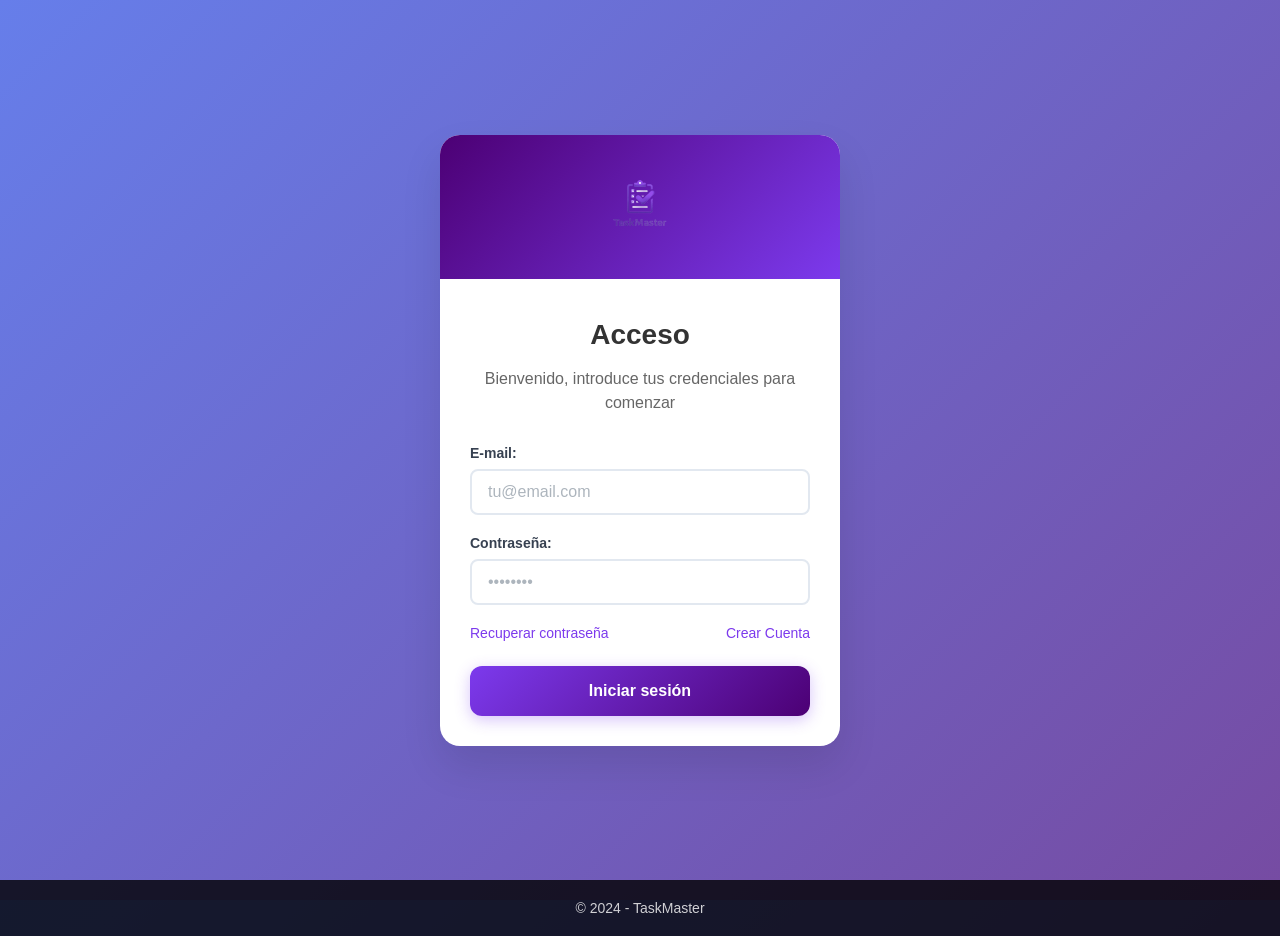
<file: taskMaster/src/html/index.html>
<!DOCTYPE html>
<html lang="en">
<head>
    <meta charset="UTF-8">
    <meta name="viewport" content="width=device-width, initial-scale=1.0">
    <title>TaskMaster</title>
    <meta name="description" content="TaskMaster es una herramienta digital que te ayuda a organizar,
    planificar y controlar todas las tareas y actividades necesarias para llevar a cabo un proyecto
    de manera eficiente">
    <meta name="keywords" content="Gestion, proyectos, TaskMaster">
    <link rel="shortcut icon" href="../../img/logonew.png">
    <link rel="stylesheet" href="../css/style.css">
</head>
<body>
    <div class="login-container">
        <div class="login-card">
            <div class="logo-section">
                <a href="HTML/login.html">
                    <img class="logo" src="../../img/name-logonew.png" alt="TaskMaster Logo">
                </a>
            </div>
            <div class="login-content">
                <h1 class="login-title">Acceso</h1>
                <p class="login-subtitle">Bienvenido, introduce tus credenciales para comenzar</p>
                <form class="login-form">
                    <div class="form-group">
                        <label class="form-label" for="email">E-mail:</label>
                        <input class="form-input" type="email" id="email" name="email" required placeholder="tu@email.com">
                    </div>
                    <div class="form-group">
                        <label class="form-label" for="password">Contraseña:</label>
                        <input class="form-input" type="password" id="password" name="password" required placeholder="••••••••">
                    </div>
                    <div class="form-links">
                        <a href="#" id="recover" class="link">Recuperar contraseña</a>
                        <a href="#" id="create" class="link">Crear Cuenta</a>
                    </div>
                    <button type="submit" id="login" class="btn-login">Iniciar sesión</button>
                </form>
            </div>
        </div>
    </div>

    <footer class="footer">
        <p>&copy; 2024 - TaskMaster</p>
    </footer>
    <script src="../js/index.js"></script>
</body>
</html>
</file>
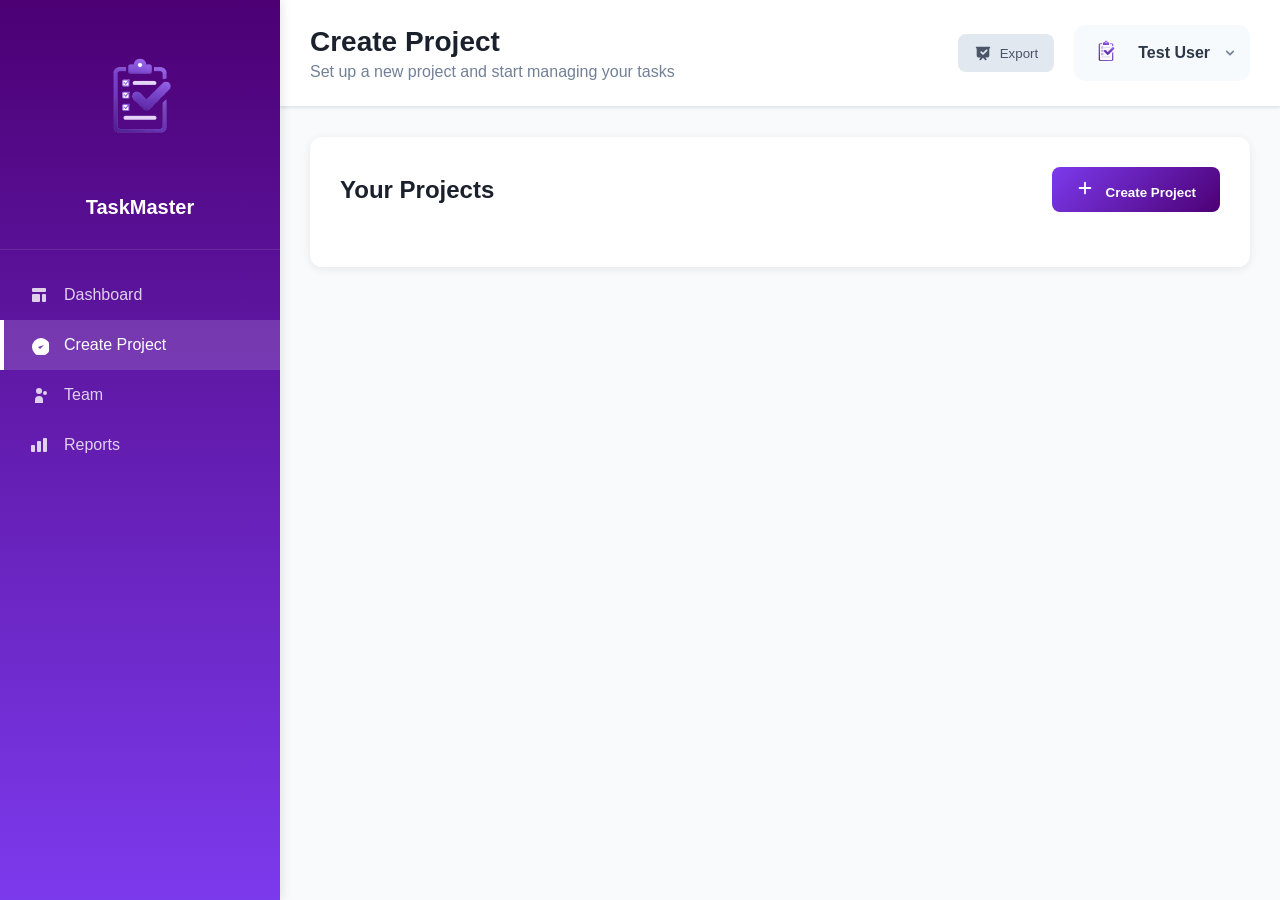
<file: taskMaster/src/html/create-project.html>
<!DOCTYPE html>
<html lang="en">
<head>
    <meta charset="UTF-8">
    <meta name="viewport" content="width=device-width, initial-scale=1.0">
    <link rel="stylesheet" href="../css/style.css">
    <link rel="shortcut icon" href="../../img/logonew.png">
    <title>TaskMaster - Create Project</title>
</head>
<body class="dashboard-body">
    <div class="dashboard-container">
        <!-- Sidebar -->
        <aside class="dashboard-sidebar">
            <div class="sidebar-header">
                <img src="../../img/logonew.png" alt="TaskMaster Logo" class="sidebar-logo">
                <h1 class="sidebar-title">TaskMaster</h1>
            </div>
            <nav class="sidebar-nav">
                <a href="account.html" class="nav-link">
                    <svg class="nav-icon" fill="currentColor" viewBox="0 0 20 20">
                        <path d="M3 4a1 1 0 011-1h12a1 1 0 011 1v2a1 1 0 01-1 1H4a1 1 0 01-1-1V4zM3 10a1 1 0 011-1h6a1 1 0 011 1v6a1 1 0 01-1 1H4a1 1 0 01-1-1v-6zM14 9a1 1 0 00-1 1v6a1 1 0 001 1h2a1 1 0 001-1v-6a1 1 0 00-1-1h-2z"></path>
                    </svg>
                    Dashboard
                </a>
                <a href="create-project.html" class="nav-link active">
                    <svg class="nav-icon" fill="currentColor" viewBox="0 0 20 20">
                        <path d="M9 12l2 2 4-4m6 2a9 9 0 11-18 0 9 9 0 0118 0z"></path>
                    </svg>
                    Create Project
                </a>
                <a href="#" class="nav-link">
                    <svg class="nav-icon" fill="currentColor" viewBox="0 0 20 20">
                        <path d="M13 6a3 3 0 11-6 0 3 3 0 016 0zM18 8a2 2 0 11-4 0 2 2 0 014 0zM14 15a4 4 0 00-8 0v3h8v-3z"></path>
                    </svg>
                    Team
                </a>
                <a href="#" class="nav-link">
                    <svg class="nav-icon" fill="currentColor" viewBox="0 0 20 20">
                        <path d="M2 11a1 1 0 011-1h2a1 1 0 011 1v5a1 1 0 01-1 1H3a1 1 0 01-1-1v-5zM8 7a1 1 0 011-1h2a1 1 0 011 1v9a1 1 0 01-1 1H9a1 1 0 01-1-1V7zM14 4a1 1 0 011-1h2a1 1 0 011 1v12a1 1 0 01-1 1h-2a1 1 0 01-1-1V4z"></path>
                    </svg>
                    Reports
                </a>
            </nav>
        </aside>

        <!-- Main Content -->
        <main class="dashboard-main">
            <!-- Header -->
            <header class="dashboard-header">
                <div class="header-left">
                    <h1 class="page-title">Create Project</h1>
                    <p class="page-subtitle">Set up a new project and start managing your tasks</p>
                </div>
                <div class="header-right">
                    <button class="btn-secondary">
                        <svg class="btn-icon" fill="currentColor" viewBox="0 0 20 20">
                            <path fill-rule="evenodd" d="M3 3a1 1 0 000 2v8a2 2 0 002 2h2.586l-1.293 1.293a1 1 0 101.414 1.414L10 15.414l2.293 2.293a1 1 0 001.414-1.414L12.414 15H15a2 2 0 002-2V5a1 1 0 100-2H3zm11.707 4.707a1 1 0 00-1.414-1.414L10 9.586 8.707 8.293a1 1 0 00-1.414 1.414l2 2a1 1 0 001.414 0l4-4z" clip-rule="evenodd"></path>
                        </svg>
                        Export
                    </button>
                    <div class="user-profile">
                        <img src="../../img/logonew.png" alt="User Avatar" class="user-avatar">
                        <span class="user-name" id="userName">Test User</span>
                        <svg class="dropdown-icon" fill="currentColor" viewBox="0 0 20 20">
                            <path fill-rule="evenodd" d="M5.293 7.293a1 1 0 011.414 0L10 10.586l3.293-3.293a1 1 0 111.414 1.414l-4 4a1 1 0 01-1.414 0l-4-4a1 1 0 010-1.414z" clip-rule="evenodd"></path>
                        </svg>
                    </div>
                </div>
            </header>

            <!-- Content -->
            <div class="dashboard-content">
                <!-- Projects Section -->
                <div class="projects-section">
                    <div class="section-header">
                        <h2 class="section-title">Your Projects</h2>
                        <button id="openModal" class="btn-primary">
                            <svg class="btn-icon" fill="currentColor" viewBox="0 0 20 20" style="margin-right: 8px;">
                                <path fill-rule="evenodd" d="M10 3a1 1 0 011 1v5h5a1 1 0 110 2h-5v5a1 1 0 11-2 0v-5H4a1 1 0 110-2h5V4a1 1 0 011-1z" clip-rule="evenodd"></path>
                            </svg>
                            Create Project
                        </button>
                    </div>

                    <!-- Projects Grid -->
                    <div class="projects-grid">
                        <div id="projectCard" class="project-card-modern" style="display: none;">
                            <div class="project-header">
                                <h3 class="project-title">Sample Project</h3>
                                <div style="display: flex; gap: 8px;">
                                    <button class="btn-action btn-edit" style="padding: 6px 12px; font-size: 12px;">
                                        <svg width="14" height="14" fill="currentColor" viewBox="0 0 20 20">
                                            <path d="M13.586 3.586a2 2 0 112.828 2.828l-.793.793-2.828-2.828.793-.793zM11.379 5.793L3 14.172V17h2.828l8.38-8.379-2.83-2.828z"></path>
                                        </svg>
                                        Edit
                                    </button>
                                    <button class="btn-action btn-delete" style="padding: 6px 12px; font-size: 12px;">
                                        <svg width="14" height="14" fill="currentColor" viewBox="0 0 20 20">
                                            <path fill-rule="evenodd" d="M9 2a1 1 0 00-.894.553L7.382 4H4a1 1 0 000 2v10a2 2 0 002 2h8a2 2 0 002-2V6a1 1 0 100-2h-3.382l-.724-1.447A1 1 0 0011 2H9zM7 8a1 1 0 012 0v6a1 1 0 11-2 0V8zm5-1a1 1 0 00-1 1v6a1 1 0 102 0V8a1 1 0 00-1-1z" clip-rule="evenodd"></path>
                                        </svg>
                                        Delete
                                    </button>
                                    <span class="project-status status-active">Active</span>
                                </div>
                            </div>
                            <p class="project-description">This is a sample project description to demonstrate the modern card layout.</p>
                            <div class="project-meta">
                                <div class="project-date">Start: <span id="startDate">2024-01-01</span></div>
                                <div class="project-progress">
                                    <div class="progress-bar">
                                        <div class="progress-fill" style="width: 65%"></div>
                                    </div>
                                    <span class="progress-text">65%</span>
                                </div>
                            </div>
                        </div>
                    </div>
                </div>
            </div>
        </main>
    </div>

    <!-- Modal Overlay -->
    <div id="overlay" class="modal-overlay">
        <div class="modal-container">
            <div class="modal-content">
                <div class="modal-header">
                    <h2 class="modal-title">Create New Project</h2>
                    <button id="closeModal" class="modal-close">
                        <svg width="24" height="24" fill="currentColor" viewBox="0 0 20 20">
                            <path fill-rule="evenodd" d="M4.293 4.293a1 1 0 011.414 0L10 8.586l4.293-4.293a1 1 0 111.414 1.414L11.414 10l4.293 4.293a1 1 0 01-1.414 1.414L10 11.414l-4.293 4.293a1 1 0 01-1.414-1.414L8.586 10 4.293 5.707a1 1 0 010-1.414z" clip-rule="evenodd"></path>
                        </svg>
                    </button>
                </div>

                <form class="modal-form">
                    <div class="form-row">
                        <div class="form-group">
                            <label class="form-label">Project Name *</label>
                            <input id="nameProyect" type="text" class="form-input" placeholder="Enter project name" required>
                        </div>
                    </div>

                    <div class="form-row">
                        <div class="form-group">
                            <label class="form-label">Description</label>
                            <textarea id="description" class="form-textarea" placeholder="Enter project description" rows="3"></textarea>
                        </div>
                    </div>

                    <div class="form-row">
                        <div class="form-group">
                            <label class="form-label">Start Date</label>
                            <input id="dateStart" type="date" class="form-input">
                        </div>
                        <div class="form-group">
                            <label class="form-label">Due Date</label>
                            <input id="dateEnd" type="date" class="form-input">
                        </div>
                    </div>

                    <div class="form-row">
                        <div class="form-group">
                            <label class="form-label">Budget</label>
                            <input id="budget" type="number" class="form-input" placeholder="Enter budget amount" min="0" step="0.01">
                        </div>
                        <div class="form-group">
                            <label class="form-label">Assigned To</label>
                            <input id="assign" type="text" class="form-input" placeholder="Assign to team member">
                        </div>
                    </div>

                    <div class="modal-actions">
                        <button type="button" id="cancelar" class="btn-secondary">Cancel</button>
                        <button type="button" id="crear" class="btn-primary">Create Project</button>
                    </div>
                </form>
            </div>
        </div>
    </div>

    <script src="../js/create-project.js"></script>
</body>
</html>
</file>
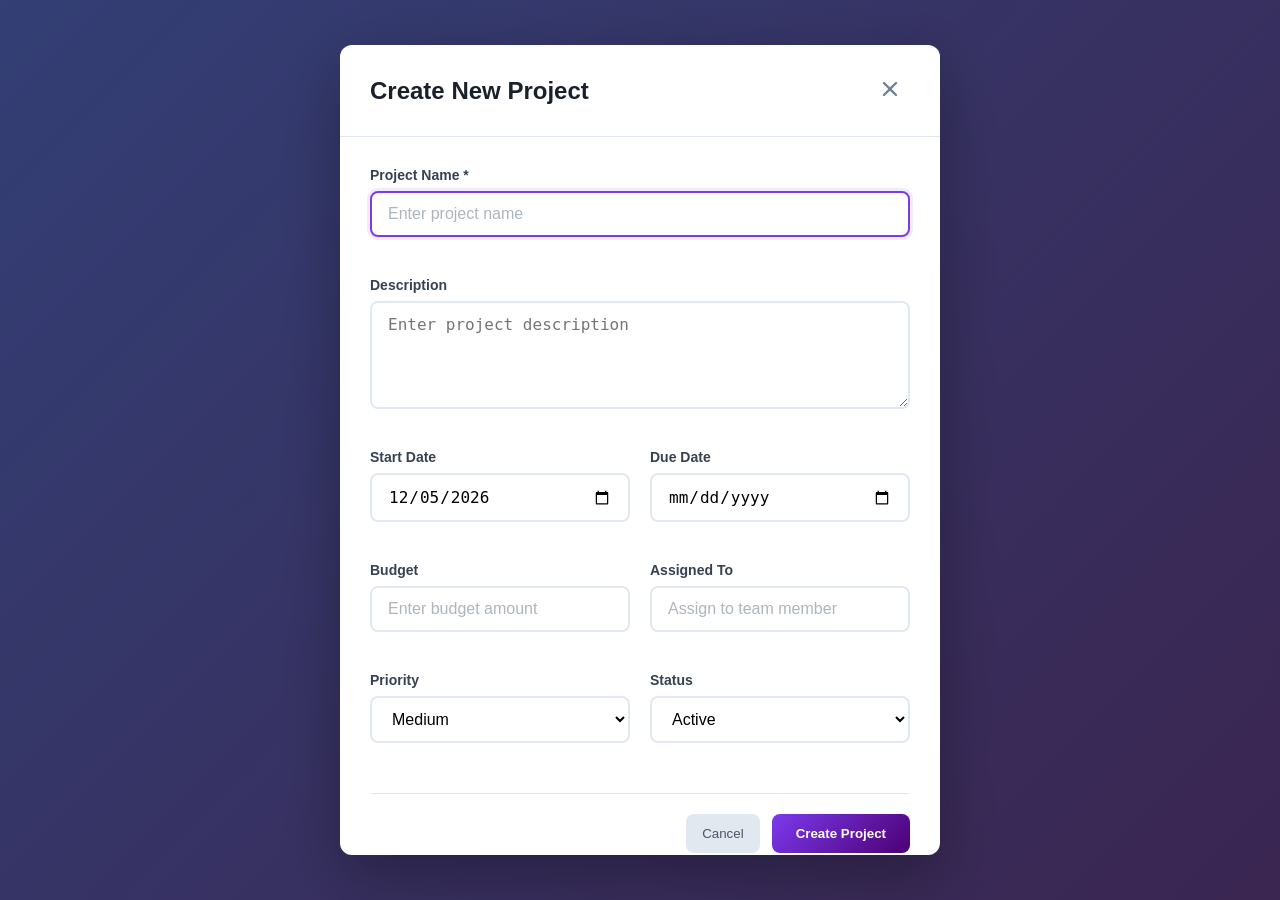
<file: taskMaster/src/html/moduleHomework.html>
<!DOCTYPE html>
<html lang="en">
<head>
    <meta charset="UTF-8">
    <meta name="viewport" content="width=device-width, initial-scale=1.0">
    <link rel="stylesheet" href="../css/style.css">
    <link rel="shortcut icon" href="../../img/logonew.png">
    <title>TaskMaster - Create Project</title>
</head>
<body class="dashboard-body">
    <!-- Modal Overlay -->
    <div id="overlay" class="modal-overlay show">
        <div class="modal-container">
            <div class="modal-content">
                <div class="modal-header">
                    <h2 class="modal-title">Create New Project</h2>
                    <button id="closeModal" class="modal-close">
                        <svg width="24" height="24" fill="currentColor" viewBox="0 0 20 20">
                            <path fill-rule="evenodd" d="M4.293 4.293a1 1 0 011.414 0L10 8.586l4.293-4.293a1 1 0 111.414 1.414L11.414 10l4.293 4.293a1 1 0 01-1.414 1.414L10 11.414l-4.293 4.293a1 1 0 01-1.414-1.414L8.586 10 4.293 5.707a1 1 0 010-1.414z" clip-rule="evenodd"></path>
                        </svg>
                    </button>
                </div>

                <form class="modal-form">
                    <div class="form-row">
                        <div class="form-group">
                            <label class="form-label">Project Name *</label>
                            <input id="projectName" type="text" class="form-input" placeholder="Enter project name" required>
                        </div>
                    </div>

                    <div class="form-row">
                        <div class="form-group">
                            <label class="form-label">Description</label>
                            <textarea id="projectDescription" class="form-textarea" placeholder="Enter project description" rows="3"></textarea>
                        </div>
                    </div>

                    <div class="form-row">
                        <div class="form-group">
                            <label class="form-label">Start Date</label>
                            <input id="projectStartDate" type="date" class="form-input">
                        </div>
                        <div class="form-group">
                            <label class="form-label">Due Date</label>
                            <input id="projectEndDate" type="date" class="form-input">
                        </div>
                    </div>

                    <div class="form-row">
                        <div class="form-group">
                            <label class="form-label">Budget</label>
                            <input id="projectBudget" type="number" class="form-input" placeholder="Enter budget amount" min="0" step="0.01">
                        </div>
                        <div class="form-group">
                            <label class="form-label">Assigned To</label>
                            <input id="projectAssignee" type="text" class="form-input" placeholder="Assign to team member">
                        </div>
                    </div>

                    <div class="form-row">
                        <div class="form-group">
                            <label class="form-label">Priority</label>
                            <select id="projectPriority" class="form-select">
                                <option value="Low">Low</option>
                                <option value="Medium" selected>Medium</option>
                                <option value="High">High</option>
                            </select>
                        </div>
                        <div class="form-group">
                            <label class="form-label">Status</label>
                            <select id="projectStatus" class="form-select">
                                <option value="Planning">Planning</option>
                                <option value="Active" selected>Active</option>
                                <option value="On Hold">On Hold</option>
                                <option value="Completed">Completed</option>
                            </select>
                        </div>
                    </div>

                    <div class="modal-actions">
                        <button type="button" id="cancelProject" class="btn-secondary">Cancel</button>
                        <button type="button" id="createProject" class="btn-primary">Create Project</button>
                    </div>
                </form>
            </div>
        </div>
    </div>

    <script src="../js/moduleProject.js"></script>
</body>
</html>
</file>
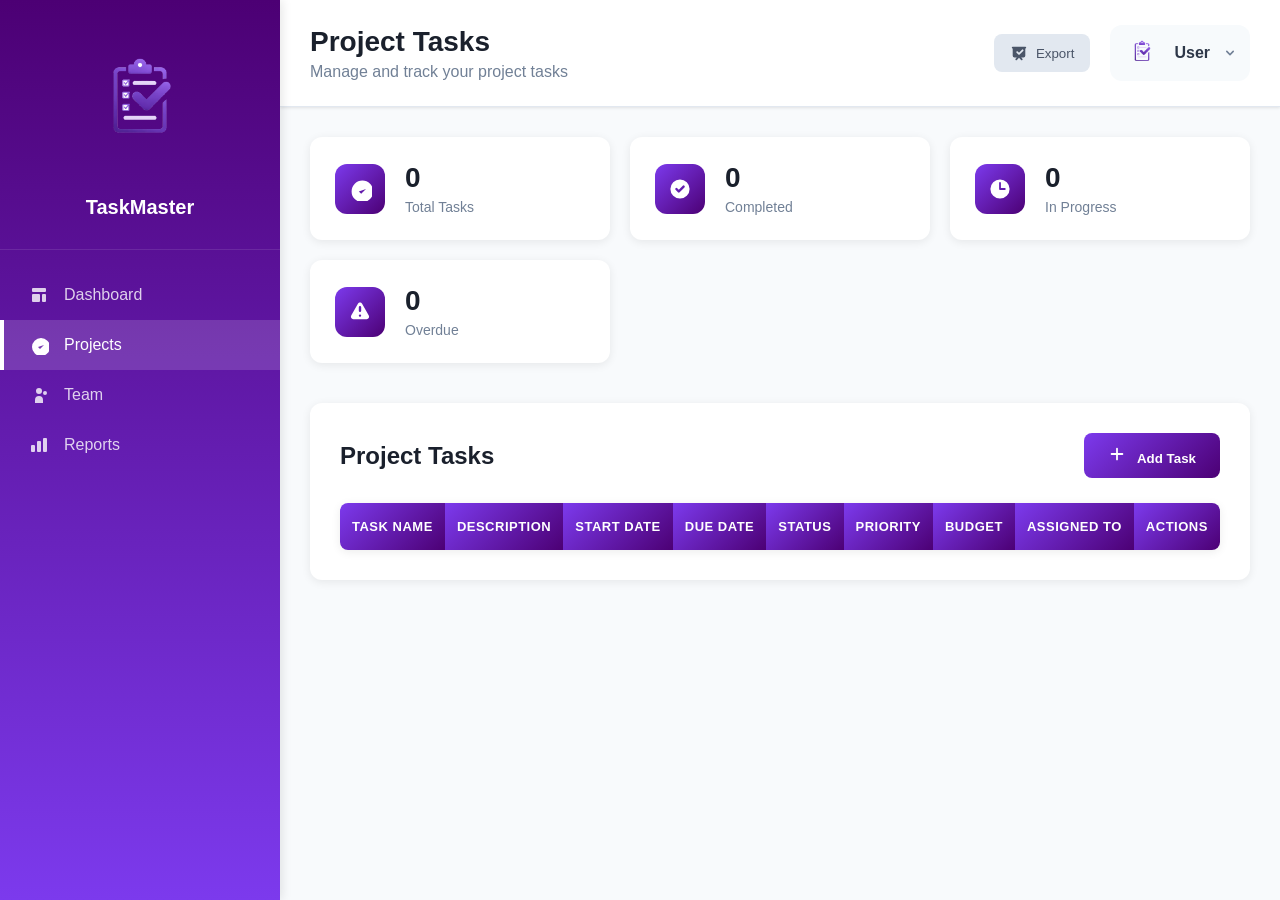
<file: taskMaster/src/html/project.html>
<!DOCTYPE html>
<html lang="en">
<head>
    <meta charset="UTF-8">
    <meta name="viewport" content="width=device-width, initial-scale=1.0">
    <link rel="stylesheet" href="../css/style.css">
    <link rel="shortcut icon" href="../../img/logonew.png">
    <title>TaskMaster - Projects</title>
</head>
<body class="dashboard-body">
    <div class="dashboard-container">
        <!-- Sidebar -->
        <aside class="dashboard-sidebar">
            <div class="sidebar-header">
                <img src="../../img/logonew.png" alt="TaskMaster Logo" class="sidebar-logo">
                <h1 class="sidebar-title">TaskMaster</h1>
            </div>
            <nav class="sidebar-nav">
                <a href="account.html" class="nav-link">
                    <svg class="nav-icon" fill="currentColor" viewBox="0 0 20 20">
                        <path d="M3 4a1 1 0 011-1h12a1 1 0 011 1v2a1 1 0 01-1 1H4a1 1 0 01-1-1V4zM3 10a1 1 0 011-1h6a1 1 0 011 1v6a1 1 0 01-1 1H4a1 1 0 01-1-1v-6zM14 9a1 1 0 00-1 1v6a1 1 0 001 1h2a1 1 0 001-1v-6a1 1 0 00-1-1h-2z"></path>
                    </svg>
                    Dashboard
                </a>
                <a href="project.html" class="nav-link active">
                    <svg class="nav-icon" fill="currentColor" viewBox="0 0 20 20">
                        <path d="M9 12l2 2 4-4m6 2a9 9 0 11-18 0 9 9 0 0118 0z"></path>
                    </svg>
                    Projects
                </a>
                <a href="#" class="nav-link">
                    <svg class="nav-icon" fill="currentColor" viewBox="0 0 20 20">
                        <path d="M13 6a3 3 0 11-6 0 3 3 0 016 0zM18 8a2 2 0 11-4 0 2 2 0 014 0zM14 15a4 4 0 00-8 0v3h8v-3z"></path>
                    </svg>
                    Team
                </a>
                <a href="#" class="nav-link">
                    <svg class="nav-icon" fill="currentColor" viewBox="0 0 20 20">
                        <path d="M2 11a1 1 0 011-1h2a1 1 0 011 1v5a1 1 0 01-1 1H3a1 1 0 01-1-1v-5zM8 7a1 1 0 011-1h2a1 1 0 011 1v9a1 1 0 01-1 1H9a1 1 0 01-1-1V7zM14 4a1 1 0 011-1h2a1 1 0 011 1v12a1 1 0 01-1 1h-2a1 1 0 01-1-1V4z"></path>
                    </svg>
                    Reports
                </a>
            </nav>
        </aside>

        <!-- Main Content -->
        <main class="dashboard-main">
            <!-- Header -->
            <header class="dashboard-header">
                <div class="header-left">
                    <h1 class="page-title">Project Tasks</h1>
                    <p class="page-subtitle">Manage and track your project tasks</p>
                </div>
                <div class="header-right">
                    <button class="btn-secondary">
                        <svg class="btn-icon" fill="currentColor" viewBox="0 0 20 20">
                            <path fill-rule="evenodd" d="M3 3a1 1 0 000 2v8a2 2 0 002 2h2.586l-1.293 1.293a1 1 0 101.414 1.414L10 15.414l2.293 2.293a1 1 0 001.414-1.414L12.414 15H15a2 2 0 002-2V5a1 1 0 100-2H3zm11.707 4.707a1 1 0 00-1.414-1.414L10 9.586 8.707 8.293a1 1 0 00-1.414 1.414l2 2a1 1 0 001.414 0l4-4z" clip-rule="evenodd"></path>
                        </svg>
                        Export
                    </button>
                    <div class="user-profile">
                        <img src="../../img/logonew.png" alt="User Avatar" class="user-avatar">
                        <span class="user-name" id="userName">User</span>
                        <svg class="dropdown-icon" fill="currentColor" viewBox="0 0 20 20">
                            <path fill-rule="evenodd" d="M5.293 7.293a1 1 0 011.414 0L10 10.586l3.293-3.293a1 1 0 111.414 1.414l-4 4a1 1 0 01-1.414 0l-4-4a1 1 0 010-1.414z" clip-rule="evenodd"></path>
                        </svg>
                    </div>
                </div>
            </header>

            <!-- Content -->
            <div class="dashboard-content">
                <!-- Stats Cards -->
                <div class="stats-grid">
                    <div class="stat-card">
                        <div class="stat-icon">
                            <svg fill="currentColor" viewBox="0 0 20 20">
                                <path d="M9 12l2 2 4-4m6 2a9 9 0 11-18 0 9 9 0 0118 0z"></path>
                            </svg>
                        </div>
                        <div class="stat-content">
                            <h3 id="totalTasks">0</h3>
                            <p>Total Tasks</p>
                        </div>
                    </div>
                    <div class="stat-card">
                        <div class="stat-icon">
                            <svg fill="currentColor" viewBox="0 0 20 20">
                                <path fill-rule="evenodd" d="M10 18a8 8 0 100-16 8 8 0 000 16zm3.707-9.293a1 1 0 00-1.414-1.414L9 10.586 7.707 9.293a1 1 0 00-1.414 1.414l2 2a1 1 0 001.414 0l4-4z" clip-rule="evenodd"></path>
                            </svg>
                        </div>
                        <div class="stat-content">
                            <h3 id="completedTasks">0</h3>
                            <p>Completed</p>
                        </div>
                    </div>
                    <div class="stat-card">
                        <div class="stat-icon">
                            <svg fill="currentColor" viewBox="0 0 20 20">
                                <path fill-rule="evenodd" d="M10 18a8 8 0 100-16 8 8 0 000 16zm.75-13a.75.75 0 00-1.5 0v5c0 .414.336.75.75.75h4a.75.75 0 000-1.5h-3.25V5z" clip-rule="evenodd"></path>
                            </svg>
                        </div>
                        <div class="stat-content">
                            <h3 id="pendingTasks">0</h3>
                            <p>In Progress</p>
                        </div>
                    </div>
                    <div class="stat-card">
                        <div class="stat-icon">
                            <svg fill="currentColor" viewBox="0 0 20 20">
                                <path fill-rule="evenodd" d="M8.257 3.099c.765-1.36 2.722-1.36 3.486 0l5.58 9.92c.75 1.334-.213 2.98-1.742 2.98H4.42c-1.53 0-2.493-1.646-1.743-2.98l5.58-9.92zM11 13a1 1 0 11-2 0 1 1 0 012 0zm-1-8a1 1 0 00-1 1v3a1 1 0 002 0V6a1 1 0 00-1-1z" clip-rule="evenodd"></path>
                            </svg>
                        </div>
                        <div class="stat-content">
                            <h3 id="overdueTasks">0</h3>
                            <p>Overdue</p>
                        </div>
                    </div>
                </div>

                <!-- Tasks Section -->
                <div class="projects-section">
                    <div class="section-header">
                        <h2 class="section-title">Project Tasks</h2>
                        <button id="addHomework" class="btn-primary">
                            <svg class="btn-icon" fill="currentColor" viewBox="0 0 20 20" style="margin-right: 8px;">
                                <path fill-rule="evenodd" d="M10 3a1 1 0 011 1v5h5a1 1 0 110 2h-5v5a1 1 0 11-2 0v-5H4a1 1 0 110-2h5V4a1 1 0 011-1z" clip-rule="evenodd"></path>
                            </svg>
                            Add Task
                        </button>
                    </div>

                    <!-- Tasks Table -->
                    <div class="table-container">
                        <table class="tasks-table">
                            <thead>
                                <tr>
                                    <th>Task Name</th>
                                    <th>Description</th>
                                    <th>Start Date</th>
                                    <th>Due Date</th>
                                    <th>Status</th>
                                    <th>Priority</th>
                                    <th>Budget</th>
                                    <th>Assigned To</th>
                                    <th>Actions</th>
                                </tr>
                            </thead>
                            <tbody id="tasksTableBody">
                                <!-- Tasks will be populated here by JavaScript -->
                            </tbody>
                        </table>
                    </div>
                </div>
            </div>
        </main>
    </div>

    <!-- Modal Overlay -->
    <div id="overlay" class="modal-overlay">
        <div class="modal-container">
            <div class="modal-content">
                <div class="modal-header">
                    <h2 class="modal-title">Create New Task</h2>
                    <button id="closeModal" class="modal-close">
                        <svg width="24" height="24" fill="currentColor" viewBox="0 0 20 20">
                            <path fill-rule="evenodd" d="M4.293 4.293a1 1 0 011.414 0L10 8.586l4.293-4.293a1 1 0 111.414 1.414L11.414 10l4.293 4.293a1 1 0 01-1.414 1.414L10 11.414l-4.293 4.293a1 1 0 01-1.414-1.414L8.586 10 4.293 5.707a1 1 0 010-1.414z" clip-rule="evenodd"></path>
                        </svg>
                    </button>
                </div>

                <form class="modal-form">
                    <div class="form-row">
                        <div class="form-group">
                            <label class="form-label">Task Name *</label>
                            <input id="nameHomework" type="text" class="form-input" placeholder="Enter task name" required>
                        </div>
                    </div>

                    <div class="form-row">
                        <div class="form-group">
                            <label class="form-label">Description</label>
                            <textarea id="descriptionHomerwork" class="form-textarea" placeholder="Enter task description" rows="3"></textarea>
                        </div>
                    </div>

                    <div class="form-row">
                        <div class="form-group">
                            <label class="form-label">Start Date</label>
                            <input id="dateStart" type="date" class="form-input">
                        </div>
                        <div class="form-group">
                            <label class="form-label">Due Date</label>
                            <input id="dateEnd" type="date" class="form-input">
                        </div>
                    </div>

                    <div class="form-row">
                        <div class="form-group">
                            <label class="form-label">Status</label>
                            <select id="taskStatus" class="form-select">
                                <option value="En curso">In Progress</option>
                                <option value="Pendiente">Pending</option>
                                <option value="Completado">Completed</option>
                            </select>
                        </div>
                        <div class="form-group">
                            <label class="form-label">Priority</label>
                            <select id="priorityStatus" class="form-select">
                                <option value="Alto">High</option>
                                <option value="Medio">Medium</option>
                                <option value="Bajo">Low</option>
                            </select>
                        </div>
                    </div>

                    <div class="form-row">
                        <div class="form-group">
                            <label class="form-label">Budget</label>
                            <input id="budget" type="number" class="form-input" placeholder="Enter budget amount" min="0" step="0.01">
                        </div>
                        <div class="form-group">
                            <label class="form-label">Assigned To</label>
                            <input id="assign" type="text" class="form-input" placeholder="Assign to team member">
                        </div>
                    </div>

                    <div class="modal-actions">
                        <button type="button" id="cancelHomerwork" class="btn-secondary">Cancel</button>
                        <button type="button" id="createHomework" class="btn-primary">Create Task</button>
                    </div>
                </form>
            </div>
        </div>
    </div>

    <script src="../js/project.js"></script>
</body>
</file>
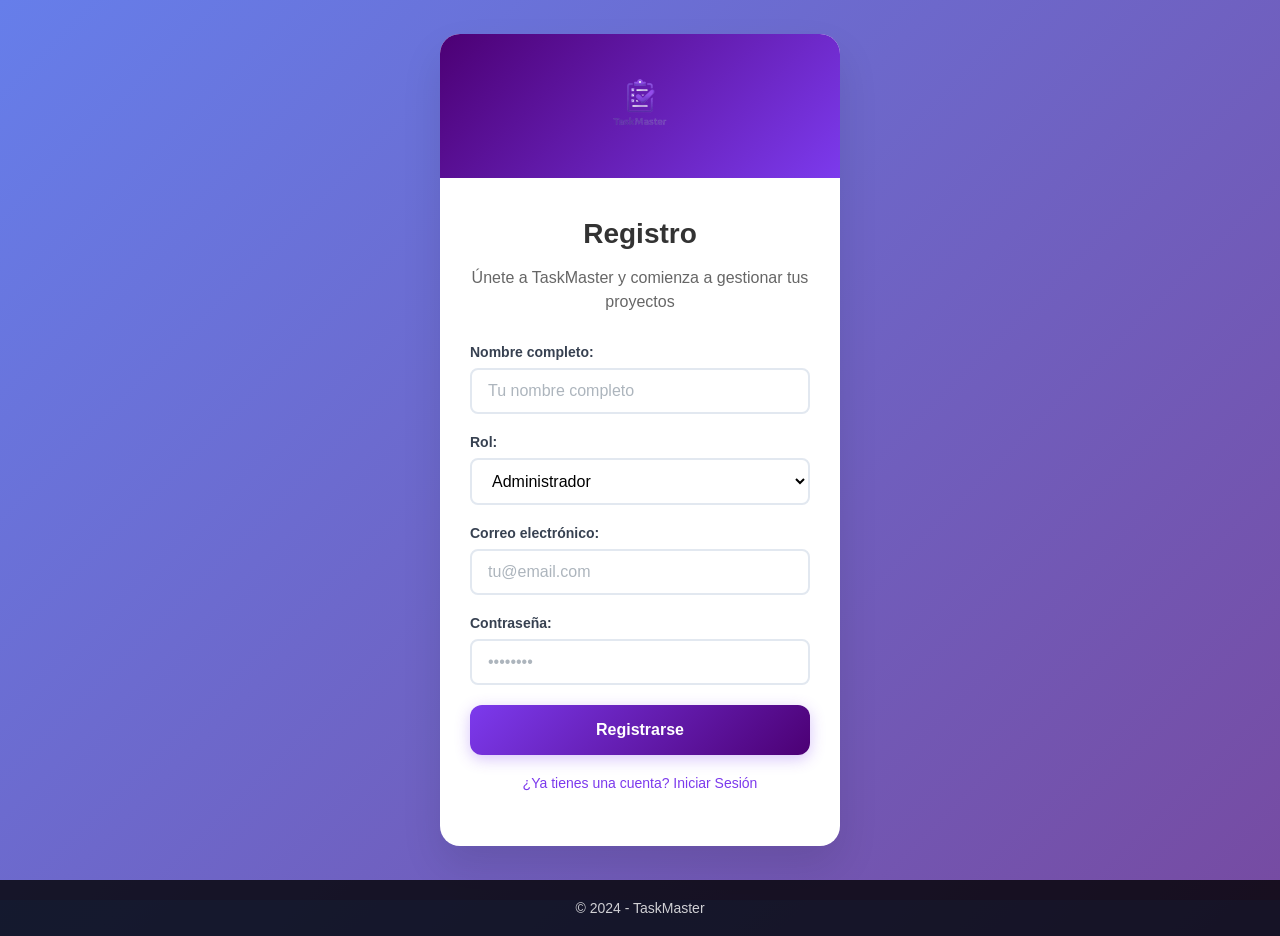
<file: taskMaster/src/html/register.html>
<!DOCTYPE html>
<html lang="en">
<head>
    <meta charset="UTF-8">
    <meta name="viewport" content="width=device-width, initial-scale=1.0">
    <title>TaskMaster - Registro</title>
    <meta name="description" content="Regístrate en TaskMaster para gestionar tus proyectos de manera eficiente">
    <link rel="shortcut icon" href="../../img/logonew.png">
    <link rel="stylesheet" href="../css/style.css">
</head>
<body>
    <div class="login-container">
        <div class="login-card">
            <div class="logo-section">
                <a href="index.html">
                    <img class="logo" src="../../img/name-logonew.png" alt="TaskMaster Logo">
                </a>
            </div>
            <div class="login-content">
                <h1 class="login-title">Registro</h1>
                <p class="login-subtitle">Únete a TaskMaster y comienza a gestionar tus proyectos</p>
                <form class="login-form">
                    <div class="form-group">
                        <label class="form-label" for="nombre">Nombre completo:</label>
                        <input class="form-input" type="text" id="nombre" name="nombre" required placeholder="Tu nombre completo">
                    </div>

                    <div class="form-group">
                        <label class="form-label" for="rol">Rol:</label>
                        <select class="form-input" id="rol" name="rol">
                            <option value="administrador">Administrador</option>
                            <option value="Gestor">Gestor</option>
                        </select>
                    </div>

                    <div class="form-group">
                        <label class="form-label" for="email">Correo electrónico:</label>
                        <input class="form-input" type="email" id="email" name="email" required placeholder="tu@email.com">
                    </div>

                    <div class="form-group">
                        <label class="form-label" for="password">Contraseña:</label>
                        <input class="form-input" type="password" id="password" name="password" required placeholder="••••••••">
                    </div>

                    <button type="submit" id="registro" class="btn-login">Registrarse</button>

                    <div class="form-links" style="justify-content: center; margin-top: 20px;">
                        <a href="index.html" id="inicioSesion" class="link">¿Ya tienes una cuenta? Iniciar Sesión</a>
                    </div>
                </form>
            </div>
        </div>
    </div>

    <footer class="footer">
        <p>&copy; 2024 - TaskMaster</p>
    </footer>
    <script src="../js/register.js"></script>
</body>
</html>
</file>
<file: taskMaster/src/css/style.css>
/* Global Styles */
body, html {
    margin: 0;
    padding: 0;
    font-family: 'Segoe UI', Tahoma, Geneva, Verdana, sans-serif;
    height: 100%;
    background: linear-gradient(135deg, #667eea 0%, #764ba2 100%);
    display: flex;
    flex-direction: column;
    min-height: 100vh;
}

/* Login Container - Centered Layout */
.login-container {
    flex: 1;
    display: flex;
    justify-content: center;
    align-items: center;
    padding: 20px;
    min-height: calc(100vh - 60px); /* Account for footer */
}

.login-card {
    background: white;
    border-radius: 20px;
    box-shadow: 0 20px 40px rgba(0, 0, 0, 0.1);
    width: 100%;
    max-width: 400px;
    overflow: hidden;
    animation: slideUp 0.5s ease-out;
}

@keyframes slideUp {
    from {
        opacity: 0;
        transform: translateY(30px);
    }
    to {
        opacity: 1;
        transform: translateY(0);
    }
}

/* Logo Section */
.logo-section {
    background: linear-gradient(135deg, #4c0074 0%, #7c3aed 100%);
    padding: 30px 20px;
    text-align: center;
}

.logo {
    width: 120px;
    height: auto;
    transition: transform 0.3s ease;
}

.logo:hover {
    transform: scale(1.05);
}

/* Login Content */
.login-content {
    padding: 40px 30px 30px;
}

.login-title {
    font-size: 28px;
    font-weight: 700;
    color: #333;
    margin: 0 0 10px 0;
    text-align: center;
}

.login-subtitle {
    color: #666;
    font-size: 16px;
    text-align: center;
    margin-bottom: 30px;
    line-height: 1.5;
}

/* Form Styles */
.login-form {
    width: 100%;
}

.form-group {
    margin-bottom: 20px;
}

.form-label {
    display: block;
    font-weight: 600;
    color: #333;
    margin-bottom: 8px;
    font-size: 14px;
}

.form-input {
    width: 100%;
    padding: 15px 20px;
    border: 2px solid #e1e5e9;
    border-radius: 12px;
    font-size: 16px;
    transition: all 0.3s ease;
    box-sizing: border-box;
    background-color: #f8f9fa;
}

.form-input:focus {
    outline: none;
    border-color: #7c3aed;
    background-color: white;
    box-shadow: 0 0 0 3px rgba(124, 58, 237, 0.1);
}

.form-input::placeholder {
    color: #adb5bd;
}

/* Form Links */
.form-links {
    display: flex;
    justify-content: space-between;
    margin-bottom: 25px;
}

.link {
    color: #7c3aed;
    text-decoration: none;
    font-size: 14px;
    font-weight: 500;
    transition: color 0.3s ease;
}

.link:hover {
    color: #4c0074;
    text-decoration: underline;
}

/* Login Button */
.btn-login {
    width: 100%;
    background: linear-gradient(135deg, #7c3aed 0%, #4c0074 100%);
    color: white;
    border: none;
    padding: 16px 20px;
    border-radius: 12px;
    font-size: 16px;
    font-weight: 600;
    cursor: pointer;
    transition: all 0.3s ease;
    box-shadow: 0 4px 15px rgba(124, 58, 237, 0.3);
}

.btn-login:hover {
    transform: translateY(-2px);
    box-shadow: 0 6px 20px rgba(124, 58, 237, 0.4);
}

.btn-login:active {
    transform: translateY(0);
}

/* Footer */
.footer {
    text-align: center;
    padding: 20px;
    color: white;
    background: rgba(0, 0, 0, 0.8);
    margin-top: auto;
}

.footer p {
    margin: 0;
    font-size: 14px;
    opacity: 0.8;
}

/* Responsive Design */
@media (max-width: 480px) {
    .login-card {
        margin: 20px;
        max-width: none;
    }

    .login-content {
        padding: 30px 20px 20px;
    }

    .login-title {
        font-size: 24px;
    }

    .form-links {
        flex-direction: column;
        gap: 10px;
    }
}

/* ===== DASHBOARD STYLES ===== */

.dashboard-body {
    font-family: 'Segoe UI', Tahoma, Geneva, Verdana, sans-serif;
    margin: 0;
    padding: 0;
    background-color: #f8fafc;
    min-height: 100vh;
}

.dashboard-container {
    display: flex;
    min-height: 100vh;
}

/* Sidebar */
.dashboard-sidebar {
    width: 280px;
    background: linear-gradient(180deg, #4c0074 0%, #7c3aed 100%);
    color: white;
    padding: 0;
    box-shadow: 2px 0 10px rgba(0, 0, 0, 0.1);
    position: fixed;
    height: 100vh;
    overflow-y: auto;
    z-index: 1000;
}

.sidebar-header {
    padding: 30px 25px;
    border-bottom: 1px solid rgba(255, 255, 255, 0.1);
    text-align: center;
}

.sidebar-logo {
    width: 220px;
    height: auto;
    margin-bottom: 15px;
}

.sidebar-title {
    font-size: 20px;
    font-weight: 700;
    margin: 0;
    color: white;
}

.sidebar-nav {
    padding: 20px 0;
}

.nav-link {
    display: flex;
    align-items: center;
    padding: 15px 25px;
    color: rgba(255, 255, 255, 0.8);
    text-decoration: none;
    transition: all 0.3s ease;
    border-left: 4px solid transparent;
}

.nav-link:hover {
    background-color: rgba(255, 255, 255, 0.1);
    color: white;
    border-left-color: rgba(255, 255, 255, 0.5);
}

.nav-link.active {
    background-color: rgba(255, 255, 255, 0.15);
    color: white;
    border-left-color: white;
}

.nav-icon {
    width: 20px;
    height: 20px;
    margin-right: 15px;
    flex-shrink: 0;
}

/* Main Content */
.dashboard-main {
    flex: 1;
    margin-left: 280px;
    background-color: #f8fafc;
}

/* Header */
.dashboard-header {
    background: white;
    padding: 25px 30px;
    border-bottom: 1px solid #e2e8f0;
    display: flex;
    justify-content: space-between;
    align-items: center;
    box-shadow: 0 1px 3px rgba(0, 0, 0, 0.1);
}

.header-left .page-title {
    font-size: 28px;
    font-weight: 700;
    color: #1a202c;
    margin: 0 0 5px 0;
}

.header-left .page-subtitle {
    color: #718096;
    margin: 0;
    font-size: 16px;
}

.header-right {
    display: flex;
    align-items: center;
    gap: 20px;
}

.btn-secondary {
    display: flex;
    align-items: center;
    gap: 8px;
    padding: 10px 16px;
    background-color: #e2e8f0;
    color: #4a5568;
    border: none;
    border-radius: 8px;
    font-weight: 500;
    cursor: pointer;
    transition: all 0.3s ease;
}

.btn-secondary:hover {
    background-color: #cbd5e0;
}

.btn-icon {
    width: 18px;
    height: 18px;
}

.user-profile {
    display: flex;
    align-items: center;
    gap: 12px;
    padding: 8px 12px;
    border-radius: 12px;
    background-color: #f7fafc;
    cursor: pointer;
    transition: background-color 0.3s ease;
}

.user-profile:hover {
    background-color: #edf2f7;
}

.user-avatar {
    width: 40px;
    height: 40px;
    border-radius: 50%;
    object-fit: cover;
}

.user-name {
    font-weight: 600;
    color: #2d3748;
}

.dropdown-icon {
    width: 16px;
    height: 16px;
    color: #718096;
}

/* Dashboard Content */
.dashboard-content {
    padding: 30px;
}

/* Stats Grid */
.stats-grid {
    display: grid;
    grid-template-columns: repeat(auto-fit, minmax(250px, 1fr));
    gap: 20px;
    margin-bottom: 40px;
}

.stat-card {
    background: white;
    padding: 25px;
    border-radius: 12px;
    box-shadow: 0 2px 10px rgba(0, 0, 0, 0.08);
    display: flex;
    align-items: center;
    gap: 20px;
    transition: transform 0.3s ease, box-shadow 0.3s ease;
}

.stat-card:hover {
    transform: translateY(-2px);
    box-shadow: 0 4px 20px rgba(0, 0, 0, 0.12);
}

.stat-icon {
    width: 50px;
    height: 50px;
    background: linear-gradient(135deg, #7c3aed 0%, #4c0074 100%);
    border-radius: 12px;
    display: flex;
    align-items: center;
    justify-content: center;
    color: white;
    flex-shrink: 0;
}

.stat-icon svg {
    width: 24px;
    height: 24px;
}

.stat-content h3 {
    font-size: 28px;
    font-weight: 700;
    color: #1a202c;
    margin: 0 0 5px 0;
}

.stat-content p {
    color: #718096;
    margin: 0;
    font-size: 14px;
}

/* Projects Section */
.projects-section {
    background: white;
    border-radius: 12px;
    padding: 30px;
    box-shadow: 0 2px 10px rgba(0, 0, 0, 0.08);
}

.section-header {
    display: flex;
    justify-content: space-between;
    align-items: center;
    margin-bottom: 25px;
}

.section-actions {
    display: flex;
    gap: 12px;
    align-items: center;
}

.section-title {
    font-size: 24px;
    font-weight: 700;
    color: #1a202c;
    margin: 0;
}

.btn-primary {
    background: linear-gradient(135deg, #7c3aed 0%, #4c0074 100%);
    color: white;
    border: none;
    padding: 12px 24px;
    border-radius: 8px;
    font-weight: 600;
    cursor: pointer;
    transition: all 0.3s ease;
    text-decoration: none;
    display: inline-block;
}

.btn-primary:hover {
    transform: translateY(-2px);
    box-shadow: 0 4px 15px rgba(124, 58, 237, 0.3);
}

/* Projects Grid */
.projects-grid {
    display: grid;
    grid-template-columns: repeat(auto-fit, minmax(350px, 1fr));
    gap: 20px;
}

.project-card-modern {
    border: 1px solid #e2e8f0;
    border-radius: 12px;
    padding: 20px;
    transition: all 0.3s ease;
    background: white;
}

.project-card-modern:hover {
    box-shadow: 0 4px 20px rgba(0, 0, 0, 0.1);
    border-color: #7c3aed;
    transform: translateY(-2px);
    cursor: pointer;
}

.project-header {
    display: flex;
    justify-content: space-between;
    align-items: flex-start;
    margin-bottom: 12px;
}

.project-title {
    font-size: 18px;
    font-weight: 600;
    color: #1a202c;
    margin: 0;
}

.project-status {
    padding: 4px 12px;
    border-radius: 20px;
    font-size: 12px;
    font-weight: 600;
    text-transform: uppercase;
}

.status-active {
    background-color: #dcfce7;
    color: #166534;
}

.status-completed {
    background-color: #dbeafe;
    color: #1e40af;
}

.status-pending {
    background-color: #fef3c7;
    color: #92400e;
}

.project-description {
    color: #718096;
    margin: 0 0 15px 0;
    line-height: 1.5;
}

.project-meta {
    display: flex;
    justify-content: space-between;
    align-items: center;
}

.project-date {
    font-size: 14px;
    color: #a0aec0;
}

.project-progress {
    display: flex;
    align-items: center;
    gap: 10px;
}

.progress-bar {
    width: 80px;
    height: 6px;
    background-color: #e2e8f0;
    border-radius: 3px;
    overflow: hidden;
}

.progress-fill {
    height: 100%;
    background: linear-gradient(90deg, #7c3aed 0%, #4c0074 100%);
    border-radius: 3px;
    transition: width 0.3s ease;
}

.progress-text {
    font-size: 14px;
    font-weight: 600;
    color: #4a5568;
}

/* Responsive Design for Dashboard */
@media (max-width: 1024px) {
    .dashboard-sidebar {
        width: 240px;
    }

    .dashboard-main {
        margin-left: 240px;
    }
}

@media (max-width: 768px) {
    .dashboard-sidebar {
        transform: translateX(-100%);
        transition: transform 0.3s ease;
    }

    .dashboard-sidebar.open {
        transform: translateX(0);
    }

    .dashboard-main {
        margin-left: 0;
    }

    .dashboard-header {
        padding: 20px;
        flex-direction: column;
        gap: 15px;
        text-align: center;
    }

    .header-left .page-title {
        font-size: 24px;
    }

    .stats-grid {
        grid-template-columns: 1fr;
    }

    .projects-grid {
        grid-template-columns: 1fr;
    }

    .section-header {
        flex-direction: column;
        gap: 15px;
        text-align: center;
    }
}

@media (max-width: 480px) {
    .dashboard-content {
        padding: 20px;
    }

    .projects-section {
        padding: 20px;
    }

    .project-card-modern {
        padding: 15px;
    }

    .header-right {
        flex-direction: column;
        gap: 10px;
    }
}

/* ===== PROJECT PAGE STYLES ===== */

/* Modal Styles */
.modal-overlay {
    display: none;
    position: fixed;
    top: 0;
    left: 0;
    width: 100%;
    height: 100%;
    background-color: rgba(0, 0, 0, 0.5);
    z-index: 1000;
    animation: fadeIn 0.3s ease;
}

.modal-overlay.show {
    display: flex;
    align-items: center;
    justify-content: center;
}

.modal-container {
    background: white;
    border-radius: 12px;
    box-shadow: 0 20px 60px rgba(0, 0, 0, 0.3);
    max-width: 600px;
    width: 90%;
    max-height: 90vh;
    overflow-y: auto;
    animation: slideIn 0.3s ease;
}

@keyframes fadeIn {
    from { opacity: 0; }
    to { opacity: 1; }
}

@keyframes slideIn {
    from { transform: translateY(-50px); opacity: 0; }
    to { transform: translateY(0); opacity: 1; }
}

.modal-content {
    padding: 0;
}

.modal-header {
    display: flex;
    justify-content: space-between;
    align-items: center;
    padding: 24px 30px;
    border-bottom: 1px solid #e2e8f0;
}

.modal-title {
    font-size: 24px;
    font-weight: 700;
    color: #1a202c;
    margin: 0;
}

.modal-close {
    background: none;
    border: none;
    color: #718096;
    cursor: pointer;
    padding: 8px;
    border-radius: 6px;
    transition: all 0.3s ease;
}

.modal-close:hover {
    background-color: #f7fafc;
    color: #2d3748;
}

.modal-form {
    padding: 30px;
}

.form-row {
    display: flex;
    gap: 20px;
    margin-bottom: 20px;
}

.form-row:last-child {
    margin-bottom: 0;
}

.form-group {
    flex: 1;
    display: flex;
    flex-direction: column;
}

.form-label {
    font-size: 14px;
    font-weight: 600;
    color: #374151;
    margin-bottom: 8px;
}

.form-input,
.form-select,
.form-textarea {
    padding: 12px 16px;
    border: 2px solid #e2e8f0;
    border-radius: 8px;
    font-size: 16px;
    transition: all 0.3s ease;
    background-color: #ffffff;
}

.form-input:focus,
.form-select:focus,
.form-textarea:focus {
    outline: none;
    border-color: #7c3aed;
    box-shadow: 0 0 0 3px rgba(124, 58, 237, 0.1);
}

.form-textarea {
    resize: vertical;
    min-height: 80px;
}

.form-select {
    cursor: pointer;
}

.modal-actions {
    display: flex;
    justify-content: flex-end;
    gap: 12px;
    margin-top: 30px;
    padding-top: 20px;
    border-top: 1px solid #e2e8f0;
}

/* Table Styles */
.table-container {
    overflow-x: auto;
    border-radius: 8px;
    box-shadow: 0 2px 10px rgba(0, 0, 0, 0.08);
}

.tasks-table {
    width: 100%;
    border-collapse: collapse;
    background: white;
    font-size: 14px;
}

.tasks-table thead th {
    background: linear-gradient(135deg, #7c3aed 0%, #4c0074 100%);
    color: white;
    padding: 16px 12px;
    text-align: left;
    font-weight: 600;
    font-size: 13px;
    text-transform: uppercase;
    letter-spacing: 0.5px;
    border: none;
}

.tasks-table tbody td {
    padding: 16px 12px;
    border-bottom: 1px solid #e2e8f0;
    vertical-align: middle;
}

.tasks-table tbody tr:hover {
    background-color: #f8fafc;
}

.tasks-table tbody tr:last-child td {
    border-bottom: none;
}

/* Status and Priority Badges */
.status-badge {
    display: inline-flex;
    align-items: center;
    padding: 6px 12px;
    border-radius: 20px;
    font-size: 12px;
    font-weight: 600;
    text-transform: uppercase;
    letter-spacing: 0.5px;
}

.status-in-progress {
    background-color: #dbeafe;
    color: #1e40af;
}

.status-completed {
    background-color: #dcfce7;
    color: #166534;
}

.status-pending {
    background-color: #fef3c7;
    color: #92400e;
}

.priority-high {
    background-color: #fee2e2;
    color: #dc2626;
}

.priority-medium {
    background-color: #fef3c7;
    color: #d97706;
}

.priority-low {
    background-color: #dcfce7;
    color: #16a34a;
}

/* Action Buttons */
.action-buttons {
    display: flex;
    gap: 8px;
}

.btn-action {
    padding: 8px 12px;
    border: none;
    border-radius: 6px;
    font-size: 12px;
    font-weight: 600;
    cursor: pointer;
    transition: all 0.3s ease;
    display: inline-flex;
    align-items: center;
    gap: 6px;
}

.btn-edit {
    background-color: #e0f2fe;
    color: #0277bd;
}

.btn-edit:hover {
    background-color: #b3e5fc;
}

.btn-delete {
    background-color: #ffebee;
    color: #d32f2f;
}

.btn-delete:hover {
    background-color: #ffcdd2;
}

/* Responsive Table */
@media (max-width: 768px) {
    .tasks-table {
        font-size: 12px;
    }

    .tasks-table thead th,
    .tasks-table tbody td {
        padding: 12px 8px;
    }

    .form-row {
        flex-direction: column;
        gap: 15px;
    }

    .modal-form {
        padding: 20px;
    }

    .modal-header {
        padding: 20px;
    }
}

@media (max-width: 480px) {
    .modal-container {
        width: 95%;
        margin: 20px;
    }

    .modal-actions {
        flex-direction: column;
    }

    .btn-secondary,
    .btn-primary {
        width: 100%;
    }
}

/* ===== EMPTY STATE STYLES ===== */

.empty-state {
    text-align: center;
    padding: 60px 20px;
    color: #718096;
}

.empty-state-icon {
    width: 80px;
    height: 80px;
    margin: 0 auto 20px;
    color: #cbd5e0;
}

.empty-state-icon svg {
    width: 100%;
    height: 100%;
}

.empty-state-title {
    font-size: 24px;
    font-weight: 600;
    color: #2d3748;
    margin: 0 0 10px 0;
}

.empty-state-description {
    font-size: 16px;
    margin: 0 0 30px 0;
    line-height: 1.5;
    max-width: 400px;
    margin-left: auto;
    margin-right: auto;
}
</file>
